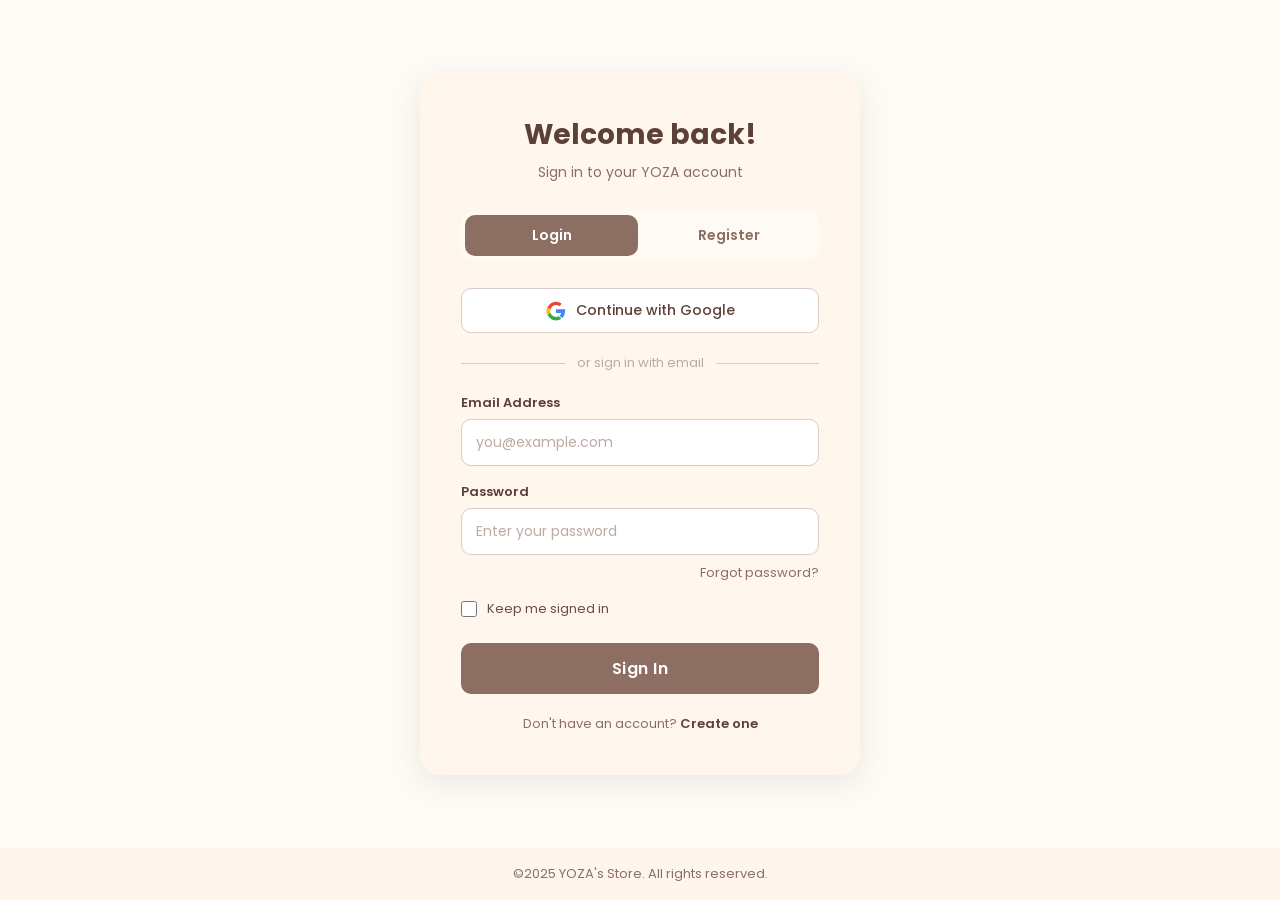
<file: login.html>
<!DOCTYPE html>
<html lang="en">
<head>
  <meta charset="UTF-8" />
  <meta name="viewport" content="width=device-width, initial-scale=1.0" />
  <title>Login – YOZA Store</title>
  <link href="https://fonts.googleapis.com/css2?family=Poppins:wght@300;500;600;700&display=swap" rel="stylesheet" />
  <link rel="stylesheet" href="auth.css" />
</head>
<body>

  <!-- Main -->
  <main class="auth-wrapper">
    <div class="auth-card">
      <h2>Welcome back!</h2>
      <p class="subtitle">Sign in to your YOZA account</p>

      <!-- Tabs -->
      <div class="auth-tabs">
        <a href="login.html" class="auth-tab active">Login</a>
        <a href="register.html" class="auth-tab">Register</a>
      </div>

      <!-- Alert -->
      <div class="alert error" id="errorAlert"></div>
      <div class="alert success" id="successAlert"></div>

      <!-- Social Login -->
      <a href="#" class="social-btn" id="googleBtn">
        <svg class="social-icon" viewBox="0 0 48 48">
          <path fill="#EA4335" d="M24 9.5c3.1 0 5.8 1.1 7.9 2.9l5.9-5.9C34.1 3.5 29.3 1.5 24 1.5 14.9 1.5 7.1 7.2 3.9 15.1l6.9 5.4C12.4 14 17.7 9.5 24 9.5z"/>
          <path fill="#4285F4" d="M46.1 24.5c0-1.5-.1-3-.4-4.5H24v8.5h12.5c-.5 2.9-2.2 5.3-4.6 7l7.1 5.5c4.2-3.9 6.6-9.6 6.6-16.5z"/>
          <path fill="#FBBC05" d="M10.8 28.5A14.7 14.7 0 0 1 9.5 24c0-1.6.3-3.1.8-4.5L3.4 14C1.9 16.9 1 20.4 1 24s.9 7.1 2.4 10l7.4-5.5z"/>
          <path fill="#34A853" d="M24 46.5c5.3 0 9.8-1.7 13-4.7l-7.1-5.5c-1.9 1.3-4.3 2-5.9 2-6.3 0-11.6-4.3-13.2-10l-6.9 5.4C7.1 40.8 14.9 46.5 24 46.5z"/>
        </svg>
        Continue with Google
      </a>

      <!-- Divider -->
      <div class="divider">or sign in with email</div>

      <!-- Login Form -->
      <form id="loginForm" novalidate>
        <div class="form-group">
          <label for="email">Email Address</label>
          <input type="email" id="email" placeholder="you@example.com" required />
        </div>

        <div class="form-group">
          <label for="password">Password</label>
          <input type="password" id="password" placeholder="Enter your password" required />
        </div>

        <a href="#" class="forgot-link">Forgot password?</a>

        <div class="checkbox-row">
          <input type="checkbox" id="rememberMe" />
          <label for="rememberMe">Keep me signed in</label>
        </div>

        <button type="submit" class="submit-btn">Sign In</button>
      </form>

      <p class="switch-text">Don't have an account? <a href="register.html">Create one</a></p>
    </div>
  </main>

  <footer>
    ©2025 YOZA's Store. All rights reserved.
  </footer>

  <script>
    const loginForm = document.getElementById('loginForm');
    const errorAlert = document.getElementById('errorAlert');
    const successAlert = document.getElementById('successAlert');

    function showAlert(type, message) {
      errorAlert.style.display = 'none';
      successAlert.style.display = 'none';
      if (type === 'error') {
        errorAlert.textContent = message;
        errorAlert.style.display = 'block';
      } else {
        successAlert.textContent = message;
        successAlert.style.display = 'block';
      }
    }

    loginForm.addEventListener('submit', function (e) {
      e.preventDefault();

      const email = document.getElementById('email').value.trim();
      const password = document.getElementById('password').value;

      if (!email || !password) {
        showAlert('error', '⚠️ Please fill in all fields.');
        return;
      }

      // Check against stored users
      const users = JSON.parse(localStorage.getItem('yoza_users')) || [];
      const user = users.find(u => u.email === email && u.password === password);

      if (!user) {
        showAlert('error', '❌ Incorrect email or password.');
        return;
      }

      // Store session
      localStorage.setItem('yoza_session', JSON.stringify({ name: user.name, email: user.email }));

      showAlert('success', `✅ Welcome back, ${user.name}! Redirecting...`);
      setTimeout(() => {
        window.location.href = 'index.html';
      }, 1500);
    });

    document.getElementById('googleBtn').addEventListener('click', function (e) {
      e.preventDefault();
      showAlert('error', '⚠️ Google login is not configured yet.');
    });
  </script>
</body>
</html>
</file>
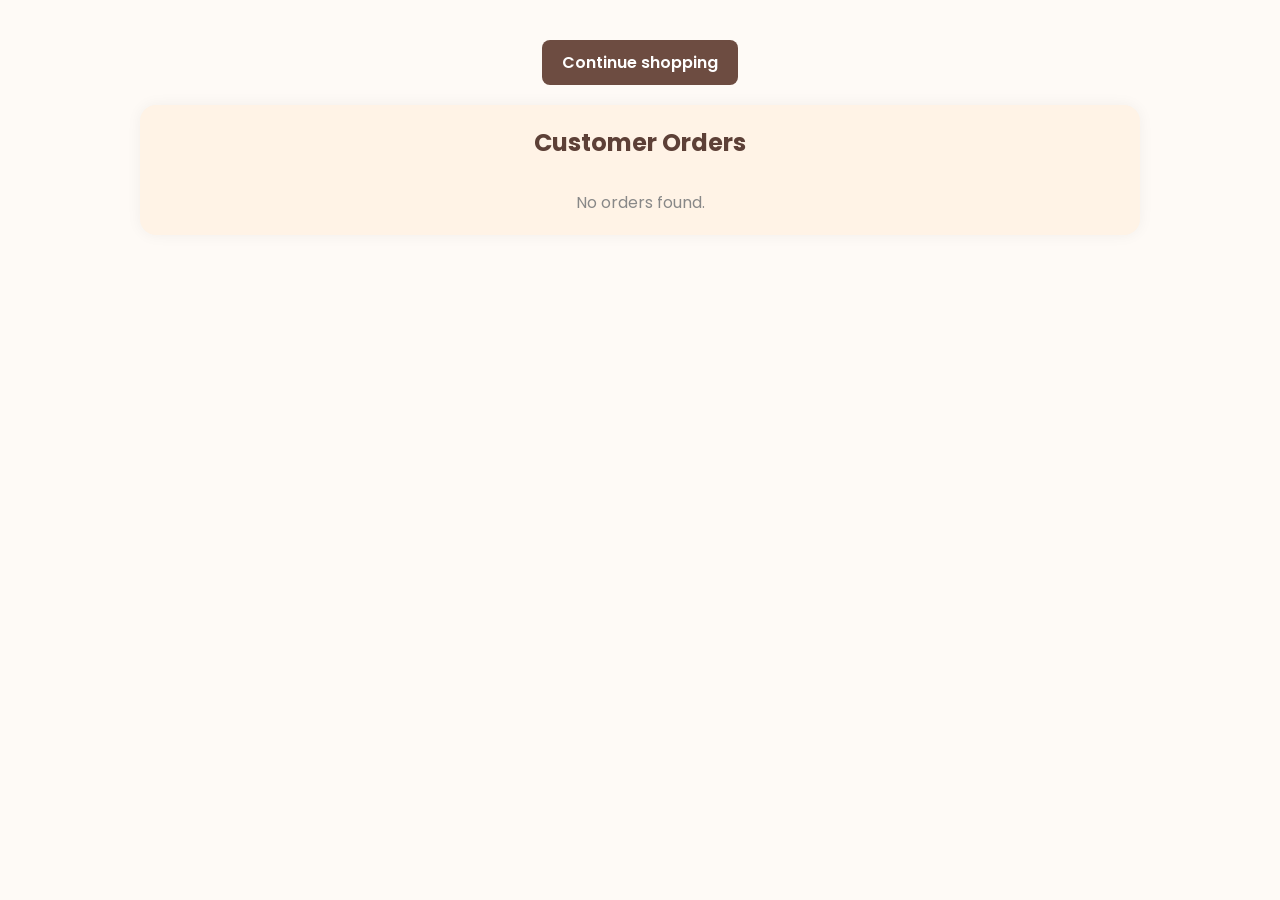
<file: order.html>
<!DOCTYPE html>
<html lang="en">
<head>
  <meta charset="UTF-8">
  <title>Customer Orders</title>
  <meta name="viewport" content="width=device-width, initial-scale=1.0">
  <link href="https://fonts.googleapis.com/css2?family=Poppins:wght@400;600&display=swap" rel="stylesheet">
  <style>
    * {
      box-sizing: border-box;
      margin: 0;
      padding: 0;
      font-family: 'Poppins', sans-serif;
    }

    body {
      background-color: #fefaf6;
      padding: 20px;
      color: #4e342e;
    }

    .container {
      max-width: 1000px;
      margin: auto;
      border-radius: 16px;
      overflow-x: auto;
      background: #fff3e6;
      padding: 20px;
      box-shadow: 0 0 15px rgba(0,0,0,0.05);
    }

    h1 {
      text-align: center;
      margin-bottom: 20px;
      color: #5d4037;
      font-size: 24px;
    }

    table {
      width: 100%;
      border-collapse: collapse;
      min-width: 800px;
    }

    th, td {
      padding: 12px 15px;
      border: 1px solid #ddd;
      text-align: left;
    }

    th {
      background-color: #8d6e63;
      color: white;
      font-size: 14px;
    }

    td {
      font-size: 14px;
    }

    tr:nth-child(even) {
      background-color: #fff8f0;
    }

    .empty {
      text-align: center;
      margin-top: 30px;
      color: #888;
    }

    .btn-clear, .btn-home {
      margin: 20px auto;
      display: block;
      padding: 10px 20px;
      background: #6d4c41;
      color: white;
      border: none;
      border-radius: 8px;
      cursor: pointer;
      font-weight: 600;
      text-align: center;
      text-decoration: none;
      width: fit-content;
    }

    /* Responsive layout */
    @media (max-width: 768px) {
      h1 {
        font-size: 20px;
      }
      th, td {
        font-size: 13px;
        padding: 8px;
      }
      .btn-clear, .btn-home {
        width: 100%;
        text-align: center;
        font-size: 14px;
      }
    }

    @media (max-width: 480px) {
      h1 {
        font-size: 18px;
      }
      .container {
        padding: 10px;
      }
      th, td {
        font-size: 12px;
      }
    }
  </style>
</head>
<body>
  <div class="button-group">
    <a href="shop.html" class="btn-home">Continue shopping</a>
  </div>

  <div class="container">
    <h1>Customer Orders</h1>
    <div id="ordersContainer"></div>
  </div>

  <script>
    function loadOrders() {
      const orders = JSON.parse(localStorage.getItem('orders')) || [];
      const container = document.getElementById('ordersContainer');

      if (orders.length === 0) {
        container.innerHTML = '<p class="empty">No orders found.</p>';
        return;
      }

      let tableHTML = `
        <table>
          <thead>
            <tr>
              <th>Order ID</th>
              <th>Name</th>
              <th>Email</th>
              <th>Phone</th>
              <th>Address</th>
              <th>Delivery</th>
              <th>Payment</th>
              <th>Total</th>
              <th>Cart Items</th>
            </tr>
          </thead>
          <tbody>
      `;

      orders.forEach(order => {
        const itemsList = order.cart.map(item => `${item.name} x${item.qty}`).join('<br>');
        tableHTML += `
          <tr>
            <td>${order.orderID}</td>
            <td>${order.name}</td>
            <td>${order.email}</td>
            <td>${order.phone}</td>
            <td>${order.address || ''}</td>
            <td>${order.delivery}</td>
            <td>${order.payment}</td>
            <td>₹${order.total}</td>
            <td>${itemsList}</td>
          </tr>
        `;
      });

      tableHTML += '</tbody></table>';
      container.innerHTML = tableHTML;
    }

    function clearOrders() {
      if (confirm("Are you sure you want to delete all orders?")) {
        localStorage.removeItem("orders");
        loadOrders();
      }
    }

    document.addEventListener('DOMContentLoaded', loadOrders);
  </script>
</body>
</html>
</file>
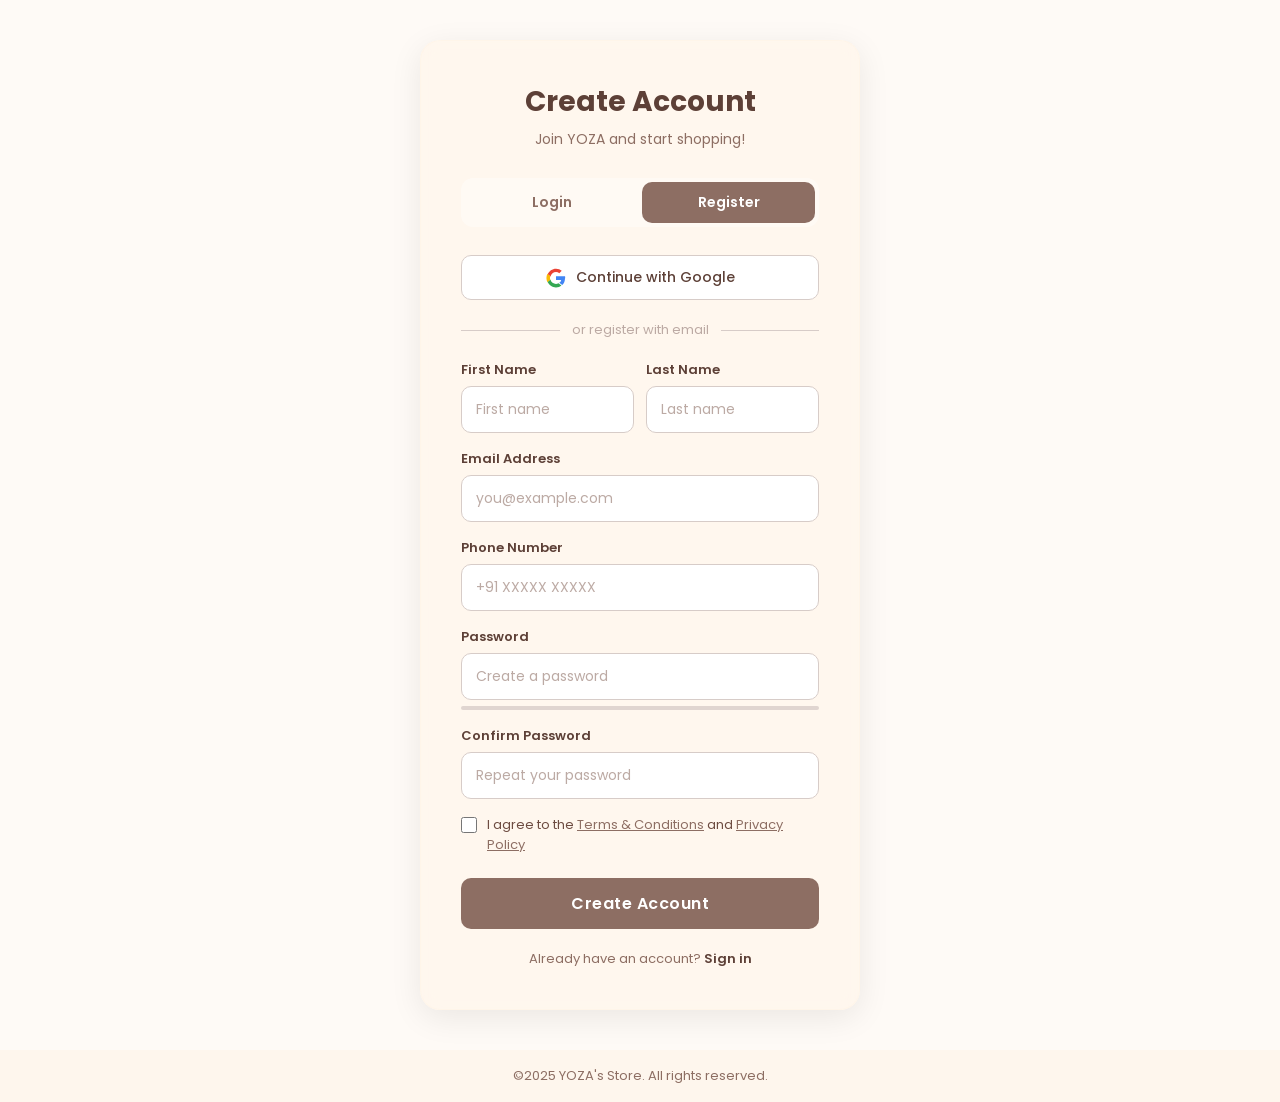
<file: register.html>
<!DOCTYPE html>
<html lang="en">
<head>
  <meta charset="UTF-8" />
  <meta name="viewport" content="width=device-width, initial-scale=1.0" />
  <title>Register – YOZA Store</title>
  <link href="https://fonts.googleapis.com/css2?family=Poppins:wght@300;500;600;700&display=swap" rel="stylesheet" />
  <link rel="stylesheet" href="auth.css" />
</head>
<body>

  <!-- Main -->
  <main class="auth-wrapper">
    <div class="auth-card">
      <h2>Create Account</h2>
      <p class="subtitle">Join YOZA and start shopping!</p>

      <!-- Tabs -->
      <div class="auth-tabs">
        <a href="login.html" class="auth-tab">Login</a>
        <a href="register.html" class="auth-tab active">Register</a>
      </div>

      <!-- Alert -->
      <div class="alert error" id="errorAlert"></div>
      <div class="alert success" id="successAlert"></div>

      <!-- Social Register -->
      <a href="#" class="social-btn" id="googleBtn">
        <svg class="social-icon" viewBox="0 0 48 48">
          <path fill="#EA4335" d="M24 9.5c3.1 0 5.8 1.1 7.9 2.9l5.9-5.9C34.1 3.5 29.3 1.5 24 1.5 14.9 1.5 7.1 7.2 3.9 15.1l6.9 5.4C12.4 14 17.7 9.5 24 9.5z"/>
          <path fill="#4285F4" d="M46.1 24.5c0-1.5-.1-3-.4-4.5H24v8.5h12.5c-.5 2.9-2.2 5.3-4.6 7l7.1 5.5c4.2-3.9 6.6-9.6 6.6-16.5z"/>
          <path fill="#FBBC05" d="M10.8 28.5A14.7 14.7 0 0 1 9.5 24c0-1.6.3-3.1.8-4.5L3.4 14C1.9 16.9 1 20.4 1 24s.9 7.1 2.4 10l7.4-5.5z"/>
          <path fill="#34A853" d="M24 46.5c5.3 0 9.8-1.7 13-4.7l-7.1-5.5c-1.9 1.3-4.3 2-5.9 2-6.3 0-11.6-4.3-13.2-10l-6.9 5.4C7.1 40.8 14.9 46.5 24 46.5z"/>
        </svg>
        Continue with Google
      </a>

      <!-- Divider -->
      <div class="divider">or register with email</div>

      <!-- Register Form -->
      <form id="registerForm" novalidate>
        <div class="name-row">
          <div class="form-group">
            <label for="firstName">First Name</label>
            <input type="text" id="firstName" placeholder="First name" required />
          </div>
          <div class="form-group">
            <label for="lastName">Last Name</label>
            <input type="text" id="lastName" placeholder="Last name" required />
          </div>
        </div>

        <div class="form-group">
          <label for="email">Email Address</label>
          <input type="email" id="email" placeholder="you@example.com" required />
        </div>

        <div class="form-group">
          <label for="phone">Phone Number</label>
          <input type="tel" id="phone" placeholder="+91 XXXXX XXXXX" />
        </div>

        <div class="form-group">
          <label for="password">Password</label>
          <input type="password" id="password" placeholder="Create a password" required />
          <div class="strength-bar">
            <div class="strength-fill" id="strengthFill"></div>
          </div>
          <p class="strength-text" id="strengthText"></p>
        </div>

        <div class="form-group">
          <label for="confirmPassword">Confirm Password</label>
          <input type="password" id="confirmPassword" placeholder="Repeat your password" required />
        </div>

        <div class="checkbox-row">
          <input type="checkbox" id="agreeTerms" required />
          <label for="agreeTerms">I agree to the <a href="#">Terms & Conditions</a> and <a href="#">Privacy Policy</a></label>
        </div>

        <button type="submit" class="submit-btn">Create Account</button>
      </form>

      <p class="switch-text">Already have an account? <a href="login.html">Sign in</a></p>
    </div>
  </main>

  <footer>
    ©2025 YOZA's Store. All rights reserved.
  </footer>

  <script>
    const registerForm = document.getElementById('registerForm');
    const errorAlert = document.getElementById('errorAlert');
    const successAlert = document.getElementById('successAlert');
    const passwordInput = document.getElementById('password');
    const strengthFill = document.getElementById('strengthFill');
    const strengthText = document.getElementById('strengthText');

    function showAlert(type, message) {
      errorAlert.style.display = 'none';
      successAlert.style.display = 'none';
      if (type === 'error') {
        errorAlert.textContent = message;
        errorAlert.style.display = 'block';
      } else {
        successAlert.textContent = message;
        successAlert.style.display = 'block';
      }
    }

    function checkPasswordStrength(password) {
      let score = 0;
      if (password.length >= 8) score++;
      if (/[A-Z]/.test(password)) score++;
      if (/[0-9]/.test(password)) score++;
      if (/[^A-Za-z0-9]/.test(password)) score++;

      const levels = [
        { width: '0%',   color: '#e0d5d0', label: '' },
        { width: '25%',  color: '#e57373', label: 'Weak' },
        { width: '50%',  color: '#ffb74d', label: 'Fair' },
        { width: '75%',  color: '#81c784', label: 'Good' },
        { width: '100%', color: '#4caf50', label: 'Strong' },
      ];

      const level = password.length === 0 ? levels[0] : levels[score];
      strengthFill.style.width = level.width;
      strengthFill.style.background = level.color;
      strengthText.textContent = level.label;
    }

    passwordInput.addEventListener('input', function () {
      checkPasswordStrength(this.value);
    });

    registerForm.addEventListener('submit', function (e) {
      e.preventDefault();

      const firstName = document.getElementById('firstName').value.trim();
      const lastName = document.getElementById('lastName').value.trim();
      const email = document.getElementById('email').value.trim();
      const phone = document.getElementById('phone').value.trim();
      const password = document.getElementById('password').value;
      const confirmPassword = document.getElementById('confirmPassword').value;
      const agreeTerms = document.getElementById('agreeTerms').checked;

      if (!firstName || !lastName || !email || !password || !confirmPassword) {
        showAlert('error', '⚠️ Please fill in all required fields.');
        return;
      }

      const emailRegex = /^[^\s@]+@[^\s@]+\.[^\s@]+$/;
      if (!emailRegex.test(email)) {
        showAlert('error', '⚠️ Please enter a valid email address.');
        return;
      }

      if (password.length < 6) {
        showAlert('error', '⚠️ Password must be at least 6 characters long.');
        return;
      }

      if (password !== confirmPassword) {
        showAlert('error', '❌ Passwords do not match.');
        return;
      }

      if (!agreeTerms) {
        showAlert('error', '⚠️ Please agree to the Terms & Conditions.');
        return;
      }

      // Check if email already exists
      const users = JSON.parse(localStorage.getItem('yoza_users')) || [];
      if (users.find(u => u.email === email)) {
        showAlert('error', '❌ An account with this email already exists.');
        return;
      }

      // Save user
      users.push({ name: `${firstName} ${lastName}`, email, phone, password });
      localStorage.setItem('yoza_users', JSON.stringify(users));

      // Auto login
      localStorage.setItem('yoza_session', JSON.stringify({ name: `${firstName} ${lastName}`, email }));

      showAlert('success', `✅ Account created! Welcome to YOZA, ${firstName}! Redirecting...`);
      setTimeout(() => {
        window.location.href = 'index.html';
      }, 1800);
    });

    document.getElementById('googleBtn').addEventListener('click', function (e) {
      e.preventDefault();
      showAlert('error', '⚠️ Google login is not configured yet.');
    });
  </script>
</body>
</html>
</file>
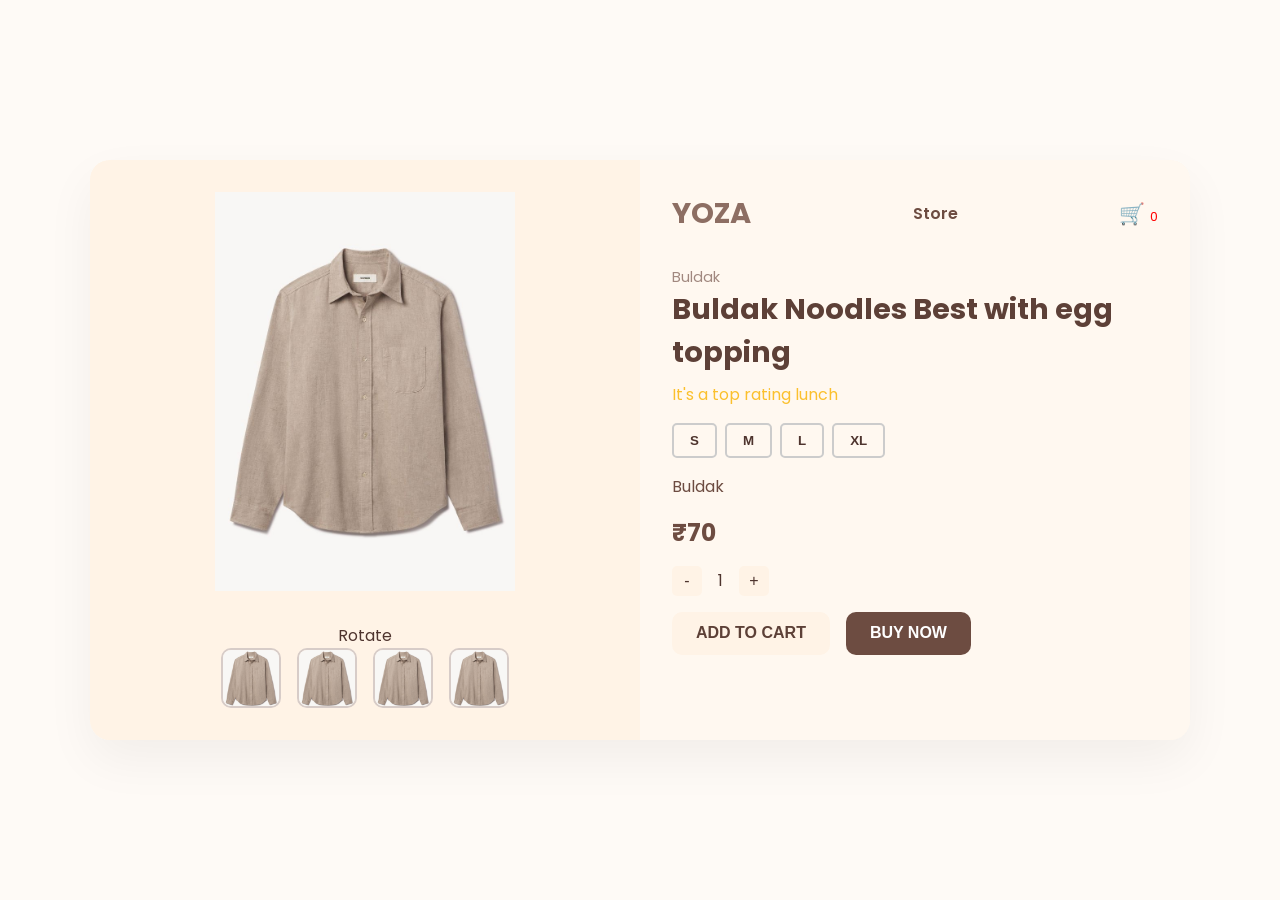
<file: products/product1.html>
<!DOCTYPE html>
<html lang="en">
<head>
  <meta charset="UTF-8" />
  <meta name="viewport" content="width=device-width, initial-scale=1.0"/>
  <title>Drop Type Cushion Chair</title>
  <link href="https://fonts.googleapis.com/css2?family=Poppins:wght@400;600&display=swap" rel="stylesheet"/>
  <style>
    * { margin: 0; padding: 0; box-sizing: border-box; }
    body {
      font-family: 'Poppins', sans-serif;
      background-color: #fefaf6;
      color: #4e342e;
      display: flex;
      justify-content: center;
      align-items: center;
      height: 100vh;
    }

    .container {
      display: flex;
      background: #fff8f0;
      width: 90%;
      max-width: 1100px;
      border-radius: 20px;
      overflow: hidden;
      box-shadow: 0 20px 50px rgba(0,0,0,0.05);
    }

    .left {
      flex: 1;
      background: #fff3e6;
      padding: 2rem;
      display: flex;
      flex-direction: column;
      align-items: center;
      justify-content: center;
    }

    .left img.main {
      width: 300px;
      margin-bottom: 2rem;
    }

    .thumbnails {
      display: flex;
      gap: 1rem;
    }

    .thumbnails img {
      width: 60px;
      height: 60px;
      border-radius: 10px;
      object-fit: cover;
      cursor: pointer;
      border: 2px solid #d7ccc8;
    }

    .right {
      flex: 1;
      padding: 2rem;
      background: #fff8f0;
    }

    .nav-bar {
      display: flex;
      align-items: center;
      justify-content: space-between;
      margin-bottom: 2rem;
    }

    .nav-logo {
      font-weight: 700;
      font-size: 1.8rem;
      color: #8d6e63;
    }

    .nav-menu {
      list-style: none;
      display: flex;
      gap: 2rem;
    }

    .nav-menu li a {
      text-decoration: none;
      color: #6d4c41;
      font-weight: 600;
      position: relative;
    }

    .nav-menu li a.active::after {
      content: '';
      position: absolute;
      width: 100%;
      height: 2px;
      background: #a1887f;
      left: 0;
      bottom: -4px;
    }

    .nav-cart {
      font-size: 1.3rem;
      color: #a1887f;
      cursor: pointer;
    }

    .right h2 {
      font-size: 1.8rem;
      color: #5d4037;
    }

    .rating {
      color: #fbc02d;
      margin: 0.5rem 0;
    }

    .desc {
      color: #6d4c41;
      margin: 1rem 0;
    }

    .size-options {
      display: flex;
      gap: 0.5rem;
      margin: 1rem 0;
    }

    .size-options button {
      padding: 0.5rem 1rem;
      border: 2px solid #ccc;
      background: transparent;
      cursor: pointer;
      border-radius: 5px;
      font-weight: 600;
      color: #4e342e;
    }

    .size-options button.selected {
      background-color: #6d4c41;
      color: #fff;
      border-color: #6d4c41;
    }

    .specs {
      display: flex;
      gap: 2rem;
      margin: 1rem 0;
    }

    .specs div {
      font-weight: bold;
    }

    .price {
      font-size: 1.5rem;
      margin: 1rem 0;
      font-weight: bold;
      color: #6d4c41;
    }

    .quantity {
      display: flex;
      align-items: center;
      gap: 1rem;
      margin-bottom: 1rem;
    }

    .quantity button {
      width: 30px;
      height: 30px;
      border: none;
      background: #fff3e6;
      cursor: pointer;
      font-size: 1rem;
      border-radius: 5px;
      color: #4e342e;
    }

    .buttons {
      display: flex;
      gap: 1rem;
    }

    .buttons button {
      padding: 0.8rem 1.5rem;
      border: none;
      cursor: pointer;
      font-weight: 600;
      border-radius: 10px;
      font-size: 1rem;
    }

    .add-cart {
      background: #fff3e6;
      color: #5d4037;
    }

    .buy-now {
      background: #6d4c41;
      color: white;
    }

    #cartPanel {
      position: fixed;
      top: 0;
      right: 0;
      width: 350px;
      height: 100vh;
      background: #fff3e6;
      box-shadow: -5px 0 20px rgba(0,0,0,0.05);
      padding: 20px;
      z-index: 999;
      overflow-y: auto;
      display: none;
      flex-direction: column;
      color: #4e342e;
    }

    .cart-item {
      display: flex;
      justify-content: space-between;
      margin-bottom: 15px;
      align-items: center;
      border-bottom: 1px solid #e0dcd5;
      padding-bottom: 10px;
    }

    .cart-item img {
      width: 50px;
      border-radius: 8px;
    }

    .cart-item-info {
      flex: 1;
      margin-left: 10px;
    }

    .remove-btn {
      color: red;
      font-size: 0.8rem;
      cursor: pointer;
    }

    @media (max-width: 768px) {
      body {
        height: auto;
        padding: 2rem 0;
      }

      .container {
        flex-direction: column;
        border-radius: 0;
      }

      .left img.main {
        width: 200px;
      }

      .nav-bar {
        flex-direction: column;
        gap: 1rem;
        align-items: flex-start;
      }

      .nav-menu {
        flex-direction: row !important;
        flex-wrap: wrap;
      }

      .nav-menu li {
        margin-right: 10px;
      }

      .buttons {
        flex-direction: column;
      }
    }

    @media (max-width: 480px) {
      .thumbnails img {
        width: 50px;
        height: 50px;
      }

      .quantity {
        gap: 0.5rem;
      }
    }
  </style>
</head>
<body>
  <div class="container">
    <div class="left">
      <img src="images/longsleeves.jpg" alt="Chair" class="main" id="mainImage">
      <p>Rotate</p>
      <div class="thumbnails">
        <img src="images/longsleeves.jpg" alt="Thumb1" onclick="changeMainImage(this)">
        <img src="images/longsleeves.jpg" alt="Thumb1" onclick="changeMainImage(this)">
        <img src="images/longsleeves.jpg" alt="Thumb2" onclick="changeMainImage(this)">
        <img src="images/longsleeves.jpg" alt="Thumb3" onclick="changeMainImage(this)">
      </div>
    </div>
    <div class="right">
      <nav class="nav-bar">
        <div class="nav-logo">YOZA</div>
        <ul class="nav-menu">
          <li><a href="shop.html">Store</a></li>
        </ul>
        <div class="nav-cart" id="cartIcon">🛒<span id="cartCount" style="font-size: 0.8rem; color: red; margin-left: 5px;">0</span></div>
      </nav>

      <p style="color: #a1887f; font-size: 0.9rem;">Buldak</p>
      <h2>Buldak Noodles Best with egg topping</h2>
      <div class="rating">It's a top rating lunch</div>

      <div class="size-options" id="sizeOptions">
        <button onclick="selectSize(this)">S</button>
        <button onclick="selectSize(this)">M</button>
        <button onclick="selectSize(this)">L</button>
        <button onclick="selectSize(this)">XL</button>
      </div>

      <p class="desc">Buldak</p>
      <div class="price">₹70</div>
      <div class="quantity">
        <button onclick="changeQuantity(-1)">-</button>
        <span id="qty">1</span>
        <button onclick="changeQuantity(1)">+</button>
      </div>
      <div class="buttons">
        <button class="add-cart" onclick="addToCart()">ADD TO CART</button>
        <button class="buy-now" onclick="buyNow()">BUY NOW</button>
      </div>
    </div>
  </div>

  <div id="cartPanel">
    <div style="font-size: 1.2rem; font-weight: bold; margin-bottom: 1rem;">Shopping Bag</div>
    <div id="cartItems"></div>
    <div style="margin-top: 1rem; border-top: 1px solid #ccc; padding-top: 1rem;">
      <div style="font-weight: bold;">Subtotal: ₹<span id="cartTotal">0.00</span></div>
      <button onclick="location.href='../checkout.html'" style="margin-top: 1rem; width: 100%; padding: 10px; background: #6d4c41; color: #fff; border: none; border-radius: 10px;">Checkout</button>
    </div>
  </div>

  <script>
    function getCart() {
      return JSON.parse(localStorage.getItem('cart')) || [];
    }

    function saveCart(cart) {
      localStorage.setItem('cart', JSON.stringify(cart));
    }

    let selectedSize = "";

    function selectSize(button) {
      const buttons = document.querySelectorAll("#sizeOptions button");
      buttons.forEach(btn => btn.classList.remove("selected"));
      button.classList.add("selected");
      selectedSize = button.textContent;
    }

    function addToCart() {
      const qty = parseInt(document.getElementById('qty').textContent);

      if (!selectedSize) {
        alert("Please select a size.");
        return;
      }

      const product = {
        name: "Buldak",
        price: 70,
        qty: qty,
        size: selectedSize,
        image: "images/longsleeves.jpg"
      };

      let cart = getCart();
      const existing = cart.find(item => item.name === product.name && item.size === product.size);
      if (existing) {
        existing.qty += qty;
      } else {
        cart.push(product);
      }

      saveCart(cart);
      updateCartUI();
    }

    function buyNow() {
      addToCart();
      if (selectedSize) {
        window.location.href = "../checkout.html";
      }
    }

    function changeQuantity(change) {
      const qtyEl = document.getElementById('qty');
      let qty = parseInt(qtyEl.textContent);
      qty += change;
      if (qty < 1) qty = 1;
      qtyEl.textContent = qty;
    }

    function updateCartUI() {
      const cart = getCart();
      const cartItems = document.getElementById('cartItems');
      const cartCount = document.getElementById('cartCount');
      const cartTotal = document.getElementById('cartTotal');

      let totalQty = 0;
      let subtotal = 0;
      cartItems.innerHTML = '';

      cart.forEach((item, index) => {
        totalQty += item.qty;
        subtotal += item.qty * item.price;
        cartItems.innerHTML += `
          <div class="cart-item">
            <img src="${item.image}" alt="item">
            <div class="cart-item-info">
              <div style="font-weight: 600;">${item.name} (${item.size})</div>
              <div style="font-size: 0.9rem; color: gray;">Qty: ${item.qty}</div>
              <div class="remove-btn" onclick="removeItem(event, ${index})">Remove</div>
            </div>
            <div>₹${(item.price * item.qty).toFixed(2)}</div>
          </div>
        `;
      });

      cartCount.textContent = totalQty;
      cartTotal.textContent = subtotal.toFixed(2);
    }

    function removeItem(event, index) {
      event.stopPropagation();
      let cart = getCart();
      cart.splice(index, 1);
      saveCart(cart);
      updateCartUI();
    }

    const cartIcon = document.getElementById("cartIcon");
    const cartPanel = document.getElementById("cartPanel");

    cartIcon.addEventListener("click", (e) => {
      e.stopPropagation();
      cartPanel.style.display = cartPanel.style.display === 'flex' ? 'none' : 'flex';
      updateCartUI();
    });

    document.addEventListener("click", (e) => {
      if (!cartPanel.contains(e.target) && !cartIcon.contains(e.target)) {
        cartPanel.style.display = 'none';
      }
    });

    function changeMainImage(img) {
      const mainImage = document.getElementById('mainImage');
      mainImage.src = img.src;
    }

    updateCartUI();
  </script>
</body>
</html>
</file>
<file: auth.css>
* {
  margin: 0;
  padding: 0;
  box-sizing: border-box;
  font-family: 'Poppins', sans-serif;
}

body {
  background-color: #fefaf6;
  color: #4e342e;
  min-height: 100vh;
  display: flex;
  flex-direction: column;
}

/* Navbar */
.navbar {
  background: rgba(255, 243, 230, 0.8);
  padding: 15px 30px;
  display: flex;
  justify-content: space-between;
  align-items: center;
  backdrop-filter: blur(6px);
  box-shadow: 0 2px 6px rgba(0, 0, 0, 0.05);
}

.logo {
  font-size: 28px;
  font-weight: 700;
  letter-spacing: 2px;
  color: #6d4c41;
  text-decoration: none;
}

.nav-links {
  list-style: none;
  display: flex;
  gap: 25px;
  margin: 0;
  padding: 0;
}

.nav-links li a {
  color: #6d4c41;
  text-decoration: none;
  font-weight: 500;
  transition: color 0.3s;
}

.nav-links li a:hover {
  color: #a1887f;
}

/* Auth Wrapper */
.auth-wrapper {
  flex: 1;
  display: flex;
  align-items: center;
  justify-content: center;
  padding: 40px 20px;
}

/* Auth Card */
.auth-card {
  background: rgba(255, 243, 230, 0.5);
  border: 1px solid rgba(255, 243, 230, 0.6);
  border-radius: 20px;
  padding: 40px;
  width: 100%;
  max-width: 440px;
  box-shadow: 0 8px 32px rgba(0, 0, 0, 0.08);
  backdrop-filter: blur(10px);
}

.auth-card h2 {
  font-size: 28px;
  font-weight: 700;
  color: #5d4037;
  margin-bottom: 6px;
  text-align: center;
}

.auth-card .subtitle {
  font-size: 14px;
  color: #8d6e63;
  text-align: center;
  margin-bottom: 28px;
}

/* Tabs */
.auth-tabs {
  display: flex;
  background: rgba(255, 255, 255, 0.4);
  border-radius: 12px;
  padding: 4px;
  margin-bottom: 28px;
  gap: 4px;
}

.auth-tab {
  flex: 1;
  padding: 10px;
  text-align: center;
  font-size: 14px;
  font-weight: 600;
  color: #8d6e63;
  cursor: pointer;
  border-radius: 10px;
  transition: all 0.3s;
  text-decoration: none;
  display: block;
}

.auth-tab.active {
  background: #8d6e63;
  color: #fff;
}

/* Form */
.form-group {
  margin-bottom: 16px;
}

.form-group label {
  display: block;
  font-size: 13px;
  font-weight: 600;
  color: #5d4037;
  margin-bottom: 6px;
}

.form-group input {
  width: 100%;
  padding: 12px 14px;
  border: 1.5px solid #d7ccc8;
  border-radius: 10px;
  font-size: 14px;
  color: #4e342e;
  background: #fff;
  outline: none;
  transition: border-color 0.3s, box-shadow 0.3s;
  font-family: 'Poppins', sans-serif;
}

.form-group input:focus {
  border-color: #8d6e63;
  box-shadow: 0 0 0 3px rgba(141, 110, 99, 0.15);
}

.form-group input::placeholder {
  color: #bcaaa4;
}

/* Name Row */
.name-row {
  display: grid;
  grid-template-columns: 1fr 1fr;
  gap: 12px;
}

/* Password strength */
.strength-bar {
  height: 4px;
  border-radius: 4px;
  background: #e0d5d0;
  margin-top: 6px;
  overflow: hidden;
}

.strength-fill {
  height: 100%;
  border-radius: 4px;
  width: 0%;
  transition: width 0.3s, background 0.3s;
}

.strength-text {
  font-size: 12px;
  margin-top: 4px;
  color: #8d6e63;
}

/* Submit Button */
.submit-btn {
  width: 100%;
  padding: 13px;
  background: #8d6e63;
  color: #fff;
  border: none;
  border-radius: 10px;
  font-size: 16px;
  font-weight: 600;
  cursor: pointer;
  margin-top: 8px;
  transition: background 0.3s, transform 0.1s;
  font-family: 'Poppins', sans-serif;
  letter-spacing: 0.5px;
}

.submit-btn:hover {
  background: #6d4c41;
}

.submit-btn:active {
  transform: scale(0.99);
}

/* Divider */
.divider {
  display: flex;
  align-items: center;
  gap: 12px;
  margin: 20px 0;
  color: #bcaaa4;
  font-size: 13px;
}

.divider::before,
.divider::after {
  content: '';
  flex: 1;
  height: 1px;
  background: #d7ccc8;
}

/* Social buttons */
.social-btn {
  width: 100%;
  padding: 11px;
  border: 1.5px solid #d7ccc8;
  border-radius: 10px;
  background: #fff;
  font-size: 14px;
  font-weight: 500;
  color: #5d4037;
  cursor: pointer;
  display: flex;
  align-items: center;
  justify-content: center;
  gap: 10px;
  transition: background 0.3s, border-color 0.3s;
  font-family: 'Poppins', sans-serif;
  margin-bottom: 10px;
  text-decoration: none;
}

.social-btn:hover {
  background: #fff8f0;
  border-color: #8d6e63;
}

.social-icon {
  width: 20px;
  height: 20px;
}

/* Checkbox */
.checkbox-row {
  display: flex;
  align-items: flex-start;
  gap: 10px;
  margin-bottom: 16px;
}

.checkbox-row input[type="checkbox"] {
  width: 16px;
  height: 16px;
  margin-top: 2px;
  accent-color: #8d6e63;
  cursor: pointer;
  flex-shrink: 0;
}

.checkbox-row label {
  font-size: 13px;
  color: #6d4c41;
  cursor: pointer;
  line-height: 1.5;
}

.checkbox-row label a {
  color: #8d6e63;
  text-decoration: underline;
}

/* Forgot password */
.forgot-link {
  font-size: 13px;
  color: #8d6e63;
  text-decoration: none;
  display: block;
  text-align: right;
  margin-top: -8px;
  margin-bottom: 16px;
}

.forgot-link:hover {
  text-decoration: underline;
}

/* Switch text */
.switch-text {
  text-align: center;
  margin-top: 20px;
  font-size: 13px;
  color: #8d6e63;
}

.switch-text a {
  color: #5d4037;
  font-weight: 600;
  text-decoration: none;
}

.switch-text a:hover {
  text-decoration: underline;
}

/* Alert messages */
.alert {
  padding: 10px 14px;
  border-radius: 8px;
  font-size: 13px;
  margin-bottom: 16px;
  display: none;
}

.alert.success {
  background: #e8f5e9;
  color: #2e7d32;
  border: 1px solid #a5d6a7;
}

.alert.error {
  background: #ffebee;
  color: #c62828;
  border: 1px solid #ef9a9a;
}

/* Footer */
footer {
  text-align: center;
  padding: 16px;
  background: rgba(255, 243, 230, 0.5);
  color: #8d6e63;
  font-size: 13px;
}

/* Responsive */
@media (max-width: 480px) {
  .auth-card {
    padding: 28px 20px;
  }

  .auth-card h2 {
    font-size: 22px;
  }

  .name-row {
    grid-template-columns: 1fr;
  }

  .navbar {
    padding: 12px 20px;
  }

  .logo {
    font-size: 22px;
  }

  .nav-links {
    gap: 15px;
  }
}
</file>
